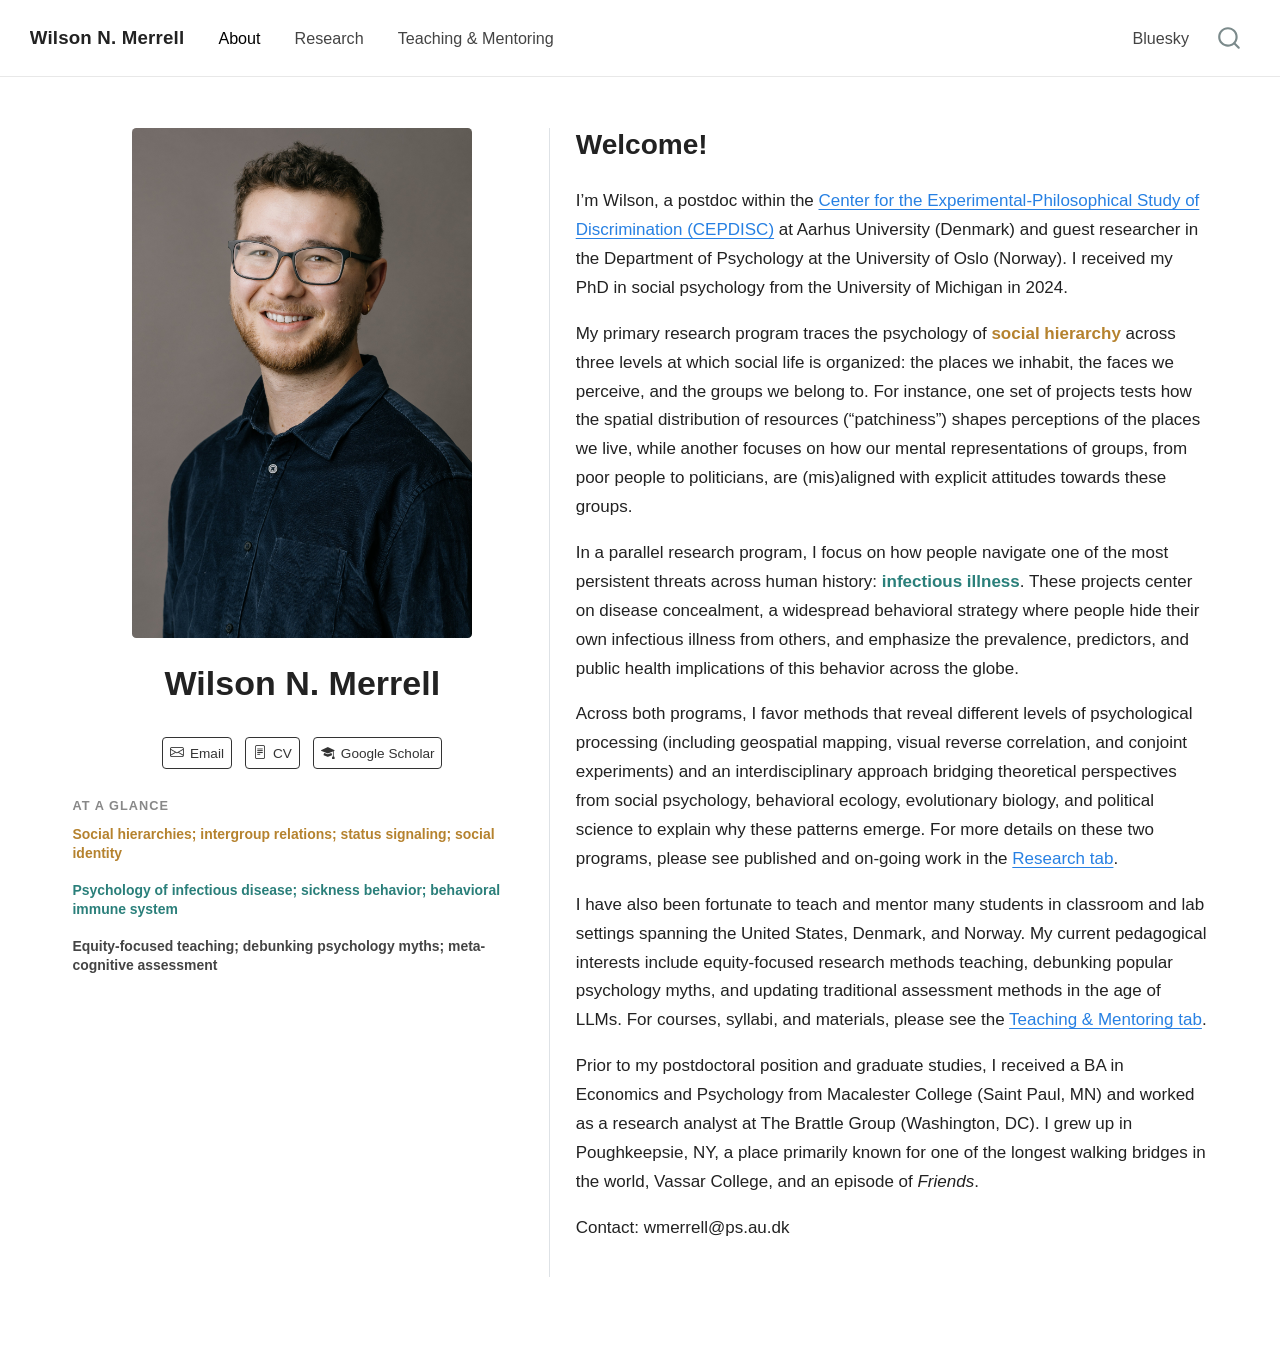
<file: index.html>
<!DOCTYPE html>
<html xmlns="http://www.w3.org/1999/xhtml" lang="en" xml:lang="en"><head>

<meta charset="utf-8">
<meta name="generator" content="quarto-1.10.18">

<meta name="viewport" content="width=device-width, initial-scale=1.0, user-scalable=yes">


<title>Wilson N. Merrell</title>
<style>
/* Default styles provided by pandoc.
** See https://pandoc.org/MANUAL.html#variables-for-html for config info.
*/
span.smallcaps{font-variant: small-caps;}
div.columns{display: flex; gap: 1.5em;}
div.column{flex: auto;}
@media screen {
div.columns{gap: min(4vw, 1.5em);}
div.column{overflow-x: auto;}
}
div.hanging-indent{margin-left: 1.5em; text-indent: -1.5em;}
ul.task-list{list-style: none;}
ul.task-list li input[type="checkbox"] {
  width: 0.8em;
  margin: 0 0.8em 0.2em -1em; /* quarto-specific, see https://github.com/quarto-dev/quarto-cli/issues/4556 */ 
  vertical-align: middle;
}
</style>


<script src="site_libs/quarto-nav/quarto-nav.js"></script>
<script src="site_libs/quarto-nav/headroom.min.js"></script>
<script src="site_libs/clipboard/clipboard.min.js"></script>
<script src="site_libs/quarto-search/autocomplete.umd.js"></script>
<script src="site_libs/quarto-search/fuse.min.js"></script>
<script src="site_libs/quarto-search/quarto-search.js"></script>
<meta name="quarto:offset" content="./">
<script src="site_libs/quarto-html/quarto.js" type="module"></script>
<script src="site_libs/quarto-html/tabsets/tabsets.js" type="module"></script>
<script src="site_libs/quarto-html/popper.min.js"></script>
<script src="site_libs/quarto-html/tippy.umd.min.js"></script>
<link href="site_libs/quarto-html/tippy.css" rel="stylesheet">
<link href="site_libs/quarto-html/quarto-syntax-highlighting-64a204ab8560d761af7679ceaba22944.css" rel="stylesheet" id="quarto-text-highlighting-styles">
<script src="site_libs/bootstrap/bootstrap.min.js"></script>
<link href="site_libs/bootstrap/bootstrap-icons.css" rel="stylesheet">
<link href="site_libs/bootstrap/bootstrap-577b3d79ed3626f26be9249353b20677.min.css" rel="stylesheet" append-hash="true" id="quarto-bootstrap" data-mode="light">
<script id="quarto-search-options" type="application/json">{
  "location": "navbar",
  "copy-button": false,
  "collapse-after": 3,
  "panel-placement": "end",
  "type": "overlay",
  "limit": 50,
  "keyboard-shortcut": [
    "f",
    "/",
    "s"
  ],
  "show-item-context": false,
  "language": {
    "search-no-results-text": "No results",
    "search-matching-documents-text": "matching documents",
    "search-copy-link-title": "Copy link to search",
    "search-hide-matches-text": "Hide additional matches",
    "search-more-match-text": "more match in this document",
    "search-more-matches-text": "more matches in this document",
    "search-clear-button-title": "Clear",
    "search-text-placeholder": "",
    "search-detached-cancel-button-title": "Cancel",
    "search-submit-button-title": "Submit",
    "search-label": "Search"
  }
}</script>


<link rel="stylesheet" href="styles.css">
</head>

<body class="nav-fixed quarto-light">

<div id="quarto-search-results"></div>
  <header id="quarto-header" class="headroom fixed-top">
    <nav class="navbar navbar-expand-lg " data-bs-theme="dark">
      <div class="navbar-container container-fluid">
      <div class="navbar-brand-container mx-auto">
    <a class="navbar-brand" href="./index.html">
    <span class="navbar-title">Wilson N. Merrell</span>
    </a>
  </div>
            <div id="quarto-search" class="" title="Search"></div>
          <button class="navbar-toggler" type="button" data-bs-toggle="collapse" data-bs-target="#navbarCollapse" aria-controls="navbarCollapse" role="menu" aria-expanded="false" aria-label="Toggle navigation" onclick="if (window.quartoToggleHeadroom) { window.quartoToggleHeadroom(); }">
  <span class="navbar-toggler-icon"></span>
</button>
          <div class="collapse navbar-collapse" id="navbarCollapse">
            <ul class="navbar-nav navbar-nav-scroll me-auto">
  <li class="nav-item">
    <a class="nav-link active" href="./index.html" aria-current="page"> 
<span class="menu-text">About</span></a>
  </li>  
  <li class="nav-item">
    <a class="nav-link" href="./research.html"> 
<span class="menu-text">Research</span></a>
  </li>  
  <li class="nav-item">
    <a class="nav-link" href="./teaching-mentoring.html"> 
<span class="menu-text">Teaching &amp; Mentoring</span></a>
  </li>  
</ul>
            <ul class="navbar-nav navbar-nav-scroll ms-auto">
  <li class="nav-item">
    <a class="nav-link" href="https://bsky.app/profile/wilsonmerrell.bsky.social"> 
<span class="menu-text">Bluesky</span></a>
  </li>  
</ul>
          </div> <!-- /navcollapse -->
            <div class="quarto-navbar-tools">
</div>
      </div> <!-- /container-fluid -->
    </nav>
</header>
<!-- content -->
<div id="quarto-content" class="quarto-container page-columns page-rows-contents page-layout-full page-navbar">
<!-- sidebar -->
<!-- margin-sidebar -->
    
<!-- main -->
<div class="quarto-about-trestles column-page">
  <div class="about-entity">
    <img src="images/portrait.jpg" alt="Wilson N. Merrell" class="about-image
  rounded " style="width: 20em;">
<header id="title-block-header" class="quarto-title-block default">
<div class="quarto-title">
<h1 class="title">Wilson N. Merrell</h1>
</div>
<div class="quarto-title-meta column-page">
  </div>
</header>
    <div class="about-links">
  <a href="mailto:wmerrell@ps.au.dk" class="about-link" rel="" target="_blank">
    <i class="bi bi-envelope"></i>
     <span class="about-link-text">Email</span>
  </a>
  <a href="https://docs.google.com/document/d/1D-XhHOa9tuIj76mlPQodSLwbSvlDAktx/edit?usp=drive_link&amp;ouid=107821746053919011512&amp;rtpof=true&amp;sd=true" class="about-link" rel="noopener" target="_blank">
    <i class="bi bi-file-text"></i>
     <span class="about-link-text">CV</span>
  </a>
  <a href="https://scholar.google.com/citations?user=fwDh3l4AAAAJ&amp;hl=en" class="about-link" rel="noopener" target="_blank">
    <i class="bi bi-mortarboard-fill"></i>
     <span class="about-link-text">Google Scholar</span>
  </a>
</div>
  </div>
  <div class="about-contents"><main class="content column-page" id="quarto-document-content">
<div class="at-a-glance">
<div class="glance-label">
At a Glance
</div>
<p><span class="glance-line hierarchy">Social hierarchies; intergroup relations; status signaling; social identity</span></p>
<p><span class="glance-line disease">Psychology of infectious disease; sickness behavior; behavioral immune system</span></p>
<p><span class="glance-line pedagogy">Equity-focused teaching; debunking psychology myths; meta-cognitive assessment</span></p>
</div>
<section id="welcome" class="level2">
<h2 data-anchor-id="welcome">Welcome!</h2>
<p>I’m Wilson, a postdoc within the <a href="https://cepdisc.au.dk/">Center for the Experimental-Philosophical Study of Discrimination (CEPDISC)</a> at Aarhus University (Denmark) and guest researcher in the Department of Psychology at the University of Oslo (Norway). I received my PhD in social psychology from the University of Michigan in 2024.</p>
<p>My primary research program traces the psychology of <span class="lead-in hierarchy">social hierarchy</span> across three levels at which social life is organized: the places we inhabit, the faces we perceive, and the groups we belong to. For instance, one set of projects tests how the spatial distribution of resources (“patchiness”) shapes perceptions of the places we live, while another focuses on how our mental representations of groups, from poor people to politicians, are (mis)aligned with explicit attitudes towards these groups.</p>
<p>In a parallel research program, I focus on how people navigate one of the most persistent threats across human history: <span class="lead-in disease">infectious illness</span>. These projects center on disease concealment, a widespread behavioral strategy where people hide their own infectious illness from others, and emphasize the prevalence, predictors, and public health implications of this behavior across the globe.</p>
<p>Across both programs, I favor methods that reveal different levels of psychological processing (including geospatial mapping, visual reverse correlation, and conjoint experiments) and an interdisciplinary approach bridging theoretical perspectives from social psychology, behavioral ecology, evolutionary biology, and political science to explain why these patterns emerge. For more details on these two programs, please see published and on-going work in the <a href="./research.html">Research tab</a>.</p>
<p>I have also been fortunate to teach and mentor many students in classroom and lab settings spanning the United States, Denmark, and Norway. My current pedagogical interests include equity-focused research methods teaching, debunking popular psychology myths, and updating traditional assessment methods in the age of LLMs. For courses, syllabi, and materials, please see the <a href="./teaching-mentoring.html">Teaching &amp; Mentoring tab</a>.</p>
<p>Prior to my postdoctoral position and graduate studies, I received a BA in Economics and Psychology from Macalester College (Saint Paul, MN) and worked as a research analyst at The Brattle Group (Washington, DC). I grew up in Poughkeepsie, NY, a place primarily known for one of the longest walking bridges in the world, Vassar College, and an episode of <em>Friends</em>.</p>
<p>Contact: wmerrell@ps.au.dk</p>


</section>
</main></div>
</div>
 <!-- /main -->
<script id="quarto-html-after-body" type="application/javascript">
  window.document.addEventListener("DOMContentLoaded", function (event) {
    const isCodeAnnotation = (el) => {
      for (const clz of el.classList) {
        if (clz.startsWith('code-annotation-')) {                     
          return true;
        }
      }
      return false;
    }
    const onCopySuccess = function(e) {
      // button target
      const button = e.trigger;
      // don't keep focus
      button.blur();
      // flash "checked"
      button.classList.add('code-copy-button-checked');
      var currentTitle = button.getAttribute("title");
      button.setAttribute("title", "Copied!");
      let tooltip;
      if (window.bootstrap) {
        button.setAttribute("data-bs-toggle", "tooltip");
        button.setAttribute("data-bs-placement", "left");
        button.setAttribute("data-bs-title", "Copied!");
        tooltip = new bootstrap.Tooltip(button, 
          { trigger: "manual", 
            customClass: "code-copy-button-tooltip",
            offset: [0, -8]});
        tooltip.show();    
      }
      setTimeout(function() {
        if (tooltip) {
          tooltip.hide();
          button.removeAttribute("data-bs-title");
          button.removeAttribute("data-bs-toggle");
          button.removeAttribute("data-bs-placement");
        }
        button.setAttribute("title", currentTitle);
        button.classList.remove('code-copy-button-checked');
      }, 1000);
      // clear code selection
      e.clearSelection();
    }
    const getTextToCopy = function(trigger) {
      const outerScaffold = trigger.parentElement.cloneNode(true);
      const codeEl = outerScaffold.querySelector('code');
      for (const childEl of codeEl.children) {
        if (isCodeAnnotation(childEl)) {
          childEl.remove();
        }
      }
      return codeEl.innerText;
    }
    const clipboard = new window.ClipboardJS('.code-copy-button:not([data-in-quarto-modal])', {
      text: getTextToCopy
    });
    clipboard.on('success', onCopySuccess);
    if (window.document.getElementById('quarto-embedded-source-code-modal')) {
      const clipboardModal = new window.ClipboardJS('.code-copy-button[data-in-quarto-modal]', {
        text: getTextToCopy,
        container: window.document.getElementById('quarto-embedded-source-code-modal')
      });
      clipboardModal.on('success', onCopySuccess);
    }
      var localhostRegex = new RegExp(/^(?:http|https):\/\/localhost\:?[0-9]*\//);
      var mailtoRegex = new RegExp(/^mailto:/);
        var filterRegex = new RegExp("https:\/\/wnmerrell\.github\.io\/personal-website\/");
      var isInternal = (href) => {
          return filterRegex.test(href) || localhostRegex.test(href) || mailtoRegex.test(href);
      }
      // Inspect non-navigation links and adorn them if external
     var links = window.document.querySelectorAll('a[href]:not(.nav-link):not(.navbar-brand):not(.toc-action):not(.sidebar-link):not(.sidebar-item-toggle):not(.pagination-link):not(.no-external):not([aria-hidden]):not(.dropdown-item):not(.quarto-navigation-tool):not(.about-link)');
      for (var i=0; i<links.length; i++) {
        const link = links[i];
        if (!isInternal(link.href)) {
          // undo the damage that might have been done by quarto-nav.js in the case of
          // links that we want to consider external
          if (link.dataset.originalHref !== undefined) {
            link.href = link.dataset.originalHref;
          }
        }
      }
    function tippyHover(el, contentFn, onTriggerFn, onUntriggerFn) {
      const config = {
        allowHTML: true,
        maxWidth: 500,
        delay: 100,
        arrow: false,
        appendTo: function(el) {
            return el.parentElement;
        },
        interactive: true,
        interactiveBorder: 10,
        theme: 'quarto',
        placement: 'bottom-start',
      };
      if (contentFn) {
        config.content = contentFn;
      }
      if (onTriggerFn) {
        config.onTrigger = onTriggerFn;
      }
      if (onUntriggerFn) {
        config.onUntrigger = onUntriggerFn;
      }
      window.tippy(el, config); 
    }
    const noterefs = window.document.querySelectorAll('a[role="doc-noteref"]');
    for (var i=0; i<noterefs.length; i++) {
      const ref = noterefs[i];
      tippyHover(ref, function() {
        // use id or data attribute instead here
        let href = ref.getAttribute('data-footnote-href') || ref.getAttribute('href');
        try { href = new URL(href).hash; } catch {}
        const id = href.replace(/^#\/?/, "");
        const note = window.document.getElementById(id);
        if (note) {
          return note.innerHTML;
        } else {
          return "";
        }
      });
    }
    const xrefs = window.document.querySelectorAll('a.quarto-xref');
    const processXRef = (id, note) => {
      // Strip column container classes
      const stripColumnClz = (el) => {
        el.classList.remove("page-full", "page-columns");
        if (el.children) {
          for (const child of el.children) {
            stripColumnClz(child);
          }
        }
      }
      stripColumnClz(note)
      if (id === null || id.startsWith('sec-')) {
        // Special case sections, only their first couple elements
        const container = document.createElement("div");
        if (note.children && note.children.length > 2) {
          container.appendChild(note.children[0].cloneNode(true));
          for (let i = 1; i < note.children.length; i++) {
            const child = note.children[i];
            if (child.tagName === "P" && child.innerText === "") {
              continue;
            } else {
              container.appendChild(child.cloneNode(true));
              break;
            }
          }
          if (window.Quarto?.typesetMath) {
            window.Quarto.typesetMath(container);
          }
          return container.innerHTML
        } else {
          if (window.Quarto?.typesetMath) {
            window.Quarto.typesetMath(note);
          }
          return note.innerHTML;
        }
      } else {
        // Remove any anchor links if they are present
        const anchorLink = note.querySelector('a.anchorjs-link');
        if (anchorLink) {
          anchorLink.remove();
        }
        if (window.Quarto?.typesetMath) {
          window.Quarto.typesetMath(note);
        }
        if (note.classList.contains("callout")) {
          return note.outerHTML;
        } else {
          return note.innerHTML;
        }
      }
    }
    for (var i=0; i<xrefs.length; i++) {
      const xref = xrefs[i];
      tippyHover(xref, undefined, function(instance) {
        instance.disable();
        let url = xref.getAttribute('href');
        let hash = undefined; 
        if (url.startsWith('#')) {
          hash = url;
        } else {
          try { hash = new URL(url).hash; } catch {}
        }
        if (hash) {
          const id = hash.replace(/^#\/?/, "");
          const note = window.document.getElementById(id);
          if (note !== null) {
            try {
              const html = processXRef(id, note.cloneNode(true));
              instance.setContent(html);
            } finally {
              instance.enable();
              instance.show();
            }
          } else {
            // See if we can fetch this
            fetch(url.split('#')[0])
            .then(res => res.text())
            .then(html => {
              const parser = new DOMParser();
              const htmlDoc = parser.parseFromString(html, "text/html");
              const note = htmlDoc.getElementById(id);
              if (note !== null) {
                const html = processXRef(id, note);
                instance.setContent(html);
              } 
            }).finally(() => {
              instance.enable();
              instance.show();
            });
          }
        } else {
          // See if we can fetch a full url (with no hash to target)
          // This is a special case and we should probably do some content thinning / targeting
          fetch(url)
          .then(res => res.text())
          .then(html => {
            const parser = new DOMParser();
            const htmlDoc = parser.parseFromString(html, "text/html");
            const note = htmlDoc.querySelector('main.content');
            if (note !== null) {
              // This should only happen for chapter cross references
              // (since there is no id in the URL)
              // remove the first header
              if (note.children.length > 0 && note.children[0].tagName === "HEADER") {
                note.children[0].remove();
              }
              const html = processXRef(null, note);
              instance.setContent(html);
            } 
          }).finally(() => {
            instance.enable();
            instance.show();
          });
        }
      }, function(instance) {
      });
    }
        let selectedAnnoteEl;
        const selectorForAnnotation = ( cell, annotation) => {
          let cellAttr = 'data-code-cell="' + cell + '"';
          let lineAttr = 'data-code-annotation="' +  annotation + '"';
          const selector = 'span[' + cellAttr + '][' + lineAttr + ']';
          return selector;
        }
        const selectCodeLines = (annoteEl) => {
          const doc = window.document;
          const targetCell = annoteEl.getAttribute("data-target-cell");
          const targetAnnotation = annoteEl.getAttribute("data-target-annotation");
          const annoteSpan = window.document.querySelector(selectorForAnnotation(targetCell, targetAnnotation));
          const lines = annoteSpan.getAttribute("data-code-lines").split(",");
          const lineIds = lines.map((line) => {
            return targetCell + "-" + line;
          })
          let top = null;
          let height = null;
          let parent = null;
          if (lineIds.length > 0) {
              //compute the position of the single el (top and bottom and make a div)
              const el = window.document.getElementById(lineIds[0]);
              top = el.offsetTop;
              height = el.offsetHeight;
              parent = el.parentElement.parentElement;
            if (lineIds.length > 1) {
              const lastEl = window.document.getElementById(lineIds[lineIds.length - 1]);
              const bottom = lastEl.offsetTop + lastEl.offsetHeight;
              height = bottom - top;
            }
            if (top !== null && height !== null && parent !== null) {
              // cook up a div (if necessary) and position it 
              let div = window.document.getElementById("code-annotation-line-highlight");
              if (div === null) {
                div = window.document.createElement("div");
                div.setAttribute("id", "code-annotation-line-highlight");
                div.style.position = 'absolute';
                parent.appendChild(div);
              }
              div.style.top = top - 2 + "px";
              div.style.height = height + 4 + "px";
              div.style.left = 0;
              let gutterDiv = window.document.getElementById("code-annotation-line-highlight-gutter");
              if (gutterDiv === null) {
                gutterDiv = window.document.createElement("div");
                gutterDiv.setAttribute("id", "code-annotation-line-highlight-gutter");
                gutterDiv.style.position = 'absolute';
                const codeCell = window.document.getElementById(targetCell);
                const gutter = codeCell.querySelector('.code-annotation-gutter');
                gutter.appendChild(gutterDiv);
              }
              gutterDiv.style.top = top - 2 + "px";
              gutterDiv.style.height = height + 4 + "px";
            }
            selectedAnnoteEl = annoteEl;
          }
        };
        const unselectCodeLines = () => {
          const elementsIds = ["code-annotation-line-highlight", "code-annotation-line-highlight-gutter"];
          elementsIds.forEach((elId) => {
            const div = window.document.getElementById(elId);
            if (div) {
              div.remove();
            }
          });
          selectedAnnoteEl = undefined;
        };
          // Handle positioning of the toggle
      window.addEventListener(
        "resize",
        throttle(() => {
          elRect = undefined;
          if (selectedAnnoteEl) {
            selectCodeLines(selectedAnnoteEl);
          }
        }, 10)
      );
      function throttle(fn, ms) {
      let throttle = false;
      let timer;
        return (...args) => {
          if(!throttle) { // first call gets through
              fn.apply(this, args);
              throttle = true;
          } else { // all the others get throttled
              if(timer) clearTimeout(timer); // cancel #2
              timer = setTimeout(() => {
                fn.apply(this, args);
                timer = throttle = false;
              }, ms);
          }
        };
      }
        // Attach click handler to the DT
        const annoteDls = window.document.querySelectorAll('dt[data-target-cell]');
        for (const annoteDlNode of annoteDls) {
          annoteDlNode.addEventListener('click', (event) => {
            const clickedEl = event.target;
            if (clickedEl !== selectedAnnoteEl) {
              unselectCodeLines();
              const activeEl = window.document.querySelector('dt[data-target-cell].code-annotation-active');
              if (activeEl) {
                activeEl.classList.remove('code-annotation-active');
              }
              selectCodeLines(clickedEl);
              clickedEl.classList.add('code-annotation-active');
            } else {
              // Unselect the line
              unselectCodeLines();
              clickedEl.classList.remove('code-annotation-active');
            }
          });
        }
    const findCites = (el) => {
      const parentEl = el.parentElement;
      if (parentEl) {
        const cites = parentEl.dataset.cites;
        if (cites) {
          return {
            el,
            cites: cites.split(' ')
          };
        } else {
          return findCites(el.parentElement)
        }
      } else {
        return undefined;
      }
    };
    var bibliorefs = window.document.querySelectorAll('a[role="doc-biblioref"]');
    for (var i=0; i<bibliorefs.length; i++) {
      const ref = bibliorefs[i];
      const citeInfo = findCites(ref);
      if (citeInfo) {
        tippyHover(citeInfo.el, function() {
          var popup = window.document.createElement('div');
          citeInfo.cites.forEach(function(cite) {
            var citeDiv = window.document.createElement('div');
            citeDiv.classList.add('hanging-indent');
            citeDiv.classList.add('csl-entry');
            var biblioDiv = window.document.getElementById('ref-' + cite);
            if (biblioDiv) {
              citeDiv.innerHTML = biblioDiv.innerHTML;
            }
            popup.appendChild(citeDiv);
          });
          return popup.innerHTML;
        });
      }
    }
  });
  </script>
</div> <!-- /content -->
<script>
document.addEventListener('DOMContentLoaded', function() {
  var glance = document.querySelector('.at-a-glance');
  var links = document.querySelector('.about-links');
  if (glance && links) {
    links.insertAdjacentElement('afterend', glance);
  }
});
</script>




</body></html>
</file>
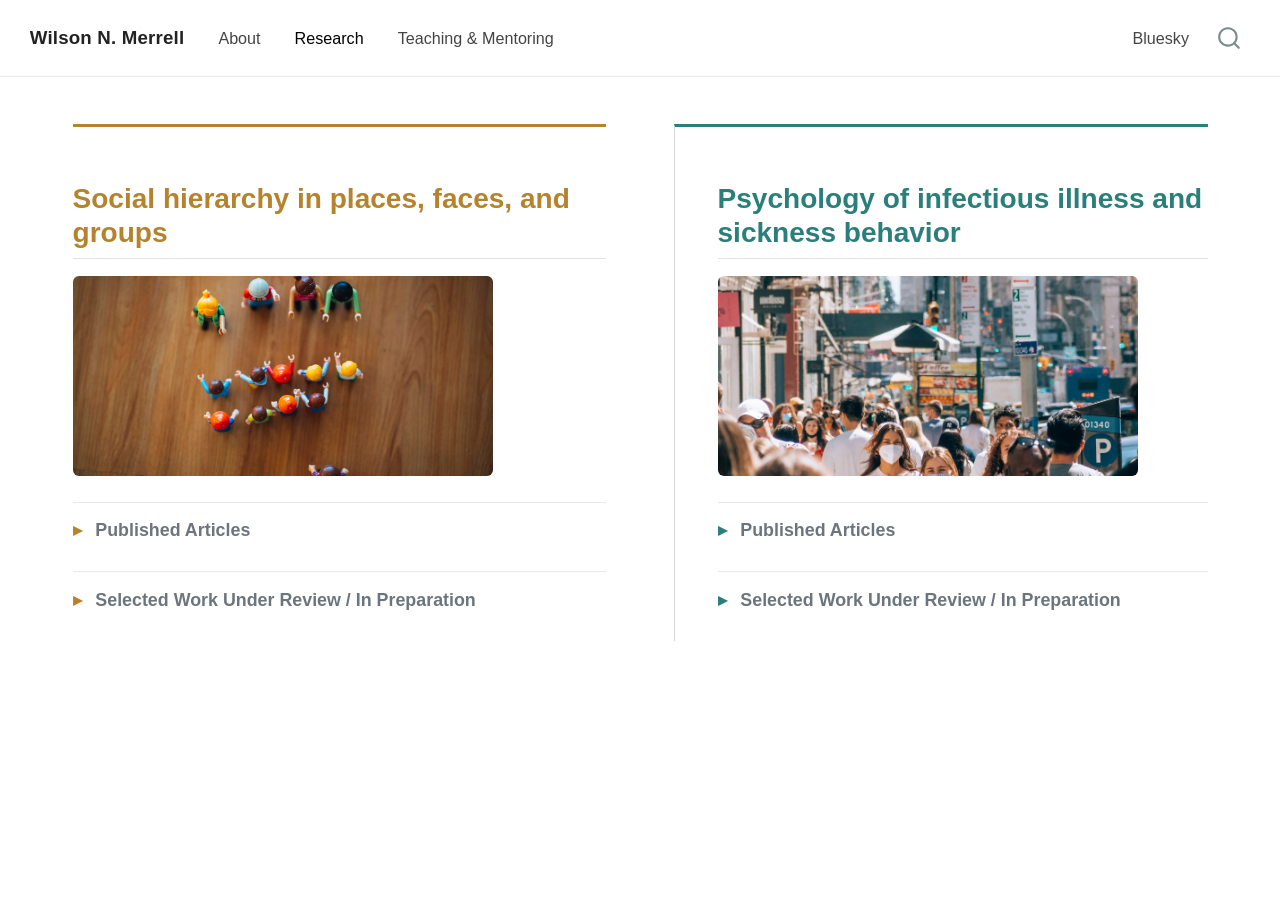
<file: research.html>
<!DOCTYPE html>
<html xmlns="http://www.w3.org/1999/xhtml" lang="en" xml:lang="en"><head>

<meta charset="utf-8">
<meta name="generator" content="quarto-1.10.18">

<meta name="viewport" content="width=device-width, initial-scale=1.0, user-scalable=yes">


<title>Research – Wilson N. Merrell</title>
<style>
/* Default styles provided by pandoc.
** See https://pandoc.org/MANUAL.html#variables-for-html for config info.
*/
span.smallcaps{font-variant: small-caps;}
div.columns{display: flex; gap: 1.5em;}
div.column{flex: auto;}
@media screen {
div.columns{gap: min(4vw, 1.5em);}
div.column{overflow-x: auto;}
}
div.hanging-indent{margin-left: 1.5em; text-indent: -1.5em;}
ul.task-list{list-style: none;}
ul.task-list li input[type="checkbox"] {
  width: 0.8em;
  margin: 0 0.8em 0.2em -1em; /* quarto-specific, see https://github.com/quarto-dev/quarto-cli/issues/4556 */ 
  vertical-align: middle;
}
</style>


<script src="site_libs/quarto-nav/quarto-nav.js"></script>
<script src="site_libs/quarto-nav/headroom.min.js"></script>
<script src="site_libs/clipboard/clipboard.min.js"></script>
<script src="site_libs/quarto-search/autocomplete.umd.js"></script>
<script src="site_libs/quarto-search/fuse.min.js"></script>
<script src="site_libs/quarto-search/quarto-search.js"></script>
<meta name="quarto:offset" content="./">
<script src="site_libs/quarto-html/quarto.js" type="module"></script>
<script src="site_libs/quarto-html/tabsets/tabsets.js" type="module"></script>
<script src="site_libs/quarto-html/popper.min.js"></script>
<script src="site_libs/quarto-html/tippy.umd.min.js"></script>
<script src="site_libs/quarto-html/anchor.min.js"></script>
<link href="site_libs/quarto-html/tippy.css" rel="stylesheet">
<link href="site_libs/quarto-html/quarto-syntax-highlighting-64a204ab8560d761af7679ceaba22944.css" rel="stylesheet" id="quarto-text-highlighting-styles">
<script src="site_libs/bootstrap/bootstrap.min.js"></script>
<link href="site_libs/bootstrap/bootstrap-icons.css" rel="stylesheet">
<link href="site_libs/bootstrap/bootstrap-577b3d79ed3626f26be9249353b20677.min.css" rel="stylesheet" append-hash="true" id="quarto-bootstrap" data-mode="light">
<script id="quarto-search-options" type="application/json">{
  "location": "navbar",
  "copy-button": false,
  "collapse-after": 3,
  "panel-placement": "end",
  "type": "overlay",
  "limit": 50,
  "keyboard-shortcut": [
    "f",
    "/",
    "s"
  ],
  "show-item-context": false,
  "language": {
    "search-no-results-text": "No results",
    "search-matching-documents-text": "matching documents",
    "search-copy-link-title": "Copy link to search",
    "search-hide-matches-text": "Hide additional matches",
    "search-more-match-text": "more match in this document",
    "search-more-matches-text": "more matches in this document",
    "search-clear-button-title": "Clear",
    "search-text-placeholder": "",
    "search-detached-cancel-button-title": "Cancel",
    "search-submit-button-title": "Submit",
    "search-label": "Search"
  }
}</script>


<link rel="stylesheet" href="styles.css">
</head>

<body class="nav-fixed quarto-light">

<div id="quarto-search-results"></div>
  <header id="quarto-header" class="headroom fixed-top">
    <nav class="navbar navbar-expand-lg " data-bs-theme="dark">
      <div class="navbar-container container-fluid">
      <div class="navbar-brand-container mx-auto">
    <a class="navbar-brand" href="./index.html">
    <span class="navbar-title">Wilson N. Merrell</span>
    </a>
  </div>
            <div id="quarto-search" class="" title="Search"></div>
          <button class="navbar-toggler" type="button" data-bs-toggle="collapse" data-bs-target="#navbarCollapse" aria-controls="navbarCollapse" role="menu" aria-expanded="false" aria-label="Toggle navigation" onclick="if (window.quartoToggleHeadroom) { window.quartoToggleHeadroom(); }">
  <span class="navbar-toggler-icon"></span>
</button>
          <div class="collapse navbar-collapse" id="navbarCollapse">
            <ul class="navbar-nav navbar-nav-scroll me-auto">
  <li class="nav-item">
    <a class="nav-link" href="./index.html"> 
<span class="menu-text">About</span></a>
  </li>  
  <li class="nav-item">
    <a class="nav-link active" href="./research.html" aria-current="page"> 
<span class="menu-text">Research</span></a>
  </li>  
  <li class="nav-item">
    <a class="nav-link" href="./teaching-mentoring.html"> 
<span class="menu-text">Teaching &amp; Mentoring</span></a>
  </li>  
</ul>
            <ul class="navbar-nav navbar-nav-scroll ms-auto">
  <li class="nav-item">
    <a class="nav-link" href="https://bsky.app/profile/wilsonmerrell.bsky.social"> 
<span class="menu-text">Bluesky</span></a>
  </li>  
</ul>
          </div> <!-- /navcollapse -->
            <div class="quarto-navbar-tools">
</div>
      </div> <!-- /container-fluid -->
    </nav>
</header>
<!-- content -->
<div id="quarto-content" class="quarto-container page-columns page-rows-contents page-layout-full page-navbar">
<!-- sidebar -->
<!-- margin-sidebar -->
    
<!-- main -->
<main class="content column-page" id="quarto-document-content"><header id="title-block-header" class="quarto-title-block"></header>




<div class="research-columns">
<section id="social-hierarchy-in-places-faces-and-groups" class="level2 research-column hierarchy">
<h2 class="anchored" data-anchor-id="social-hierarchy-in-places-faces-and-groups">Social hierarchy in places, faces, and groups</h2>
<p><img src="images/research-intergroup.jpg" class="research-banner img-fluid"></p>
<details>
<summary>
Published Articles
</summary>
<div class="pub-entry">
<div class="pub-citation">
<p>Vossoughi, N., <strong>Merrell, W.</strong>, Kteily, N., Ho, A. (2026). The Role of Egalitarian Ideology in System-Challenging Collective Action among Members of Dominant and Marginalized Racial Groups. <em>Personality and Social Psychology Bulletin.</em> <a href="https://doi.org/10.1177/01461672261427820" class="uri">https://doi.org/10.1177/01461672261427820</a></p>
</div>
<div class="altmetric-embed" data-badge-popover="right" data-badge-type="donut" data-doi="10.1177/01461672261427820">

</div>
</div>
<div class="pub-entry">
<div class="pub-citation">
<p><strong>Merrell, W.</strong>*, Fan, L.*, Sheehy-Skeffington, J., Thomsen, L. (2025). Resource possession in the mind’s eye: Ideological convergence and divergence in the perceptions of poor people. <em>Personality and Social Psychology Bulletin.</em> <a href="https://doi.org/10.1177/01461672251371787" class="uri">https://doi.org/10.1177/01461672251371787</a></p>
</div>
<div class="altmetric-embed" data-badge-popover="right" data-badge-type="donut" data-doi="10.1177/01461672251371787">

</div>
</div>
<div class="pub-entry">
<div class="pub-citation">
<p><strong>Merrell, W.</strong>, Ackerman, J. (2025). Flaunting Porsches or Paris? Comparing the social signaling value of experiential and material conspicuous consumption. <em>Personality and Social Psychology Bulletin.</em> <a href="https://doi.org/10.1177/01461672251331658" class="uri">https://doi.org/10.1177/01461672251331658</a></p>
</div>
<div class="altmetric-embed" data-badge-popover="right" data-badge-type="donut" data-doi="10.1177/01461672251331658">

</div>
</div>
<div class="pub-entry">
<div class="pub-citation">
<p><strong>Merrell, W.</strong>, Vossoughi, N., Kteily, N., Ho, A. (2024). Looking White but feeling Asian: The role of perceived membership permeability and perceived discrimination in multiracial-monoracial alliances. <em>Personality and Social Psychology Bulletin.</em> <a href="https://doi.org/10.1177/01461672241267332" class="uri">https://doi.org/10.1177/01461672241267332</a></p>
</div>
<div class="altmetric-embed" data-badge-popover="right" data-badge-type="donut" data-doi="10.1177/01461672241267332">

</div>
</div>
<div class="pub-entry">
<div class="pub-citation">
<p>Fessler, D.*, <strong>Merrell, W.</strong>*, Holbrook, C., Ackerman, J. (2023). Beware the foe who feels no pain: Relationships between relative formidability and pain sensitivity in U.S. online samples. <em>Evolution and Human Behavior.</em> <a href="https://doi.org/10.1016/j.evolhumbehav.2022.11.003" class="uri">https://doi.org/10.1016/j.evolhumbehav.2022.11.003</a></p>
</div>
<div class="altmetric-embed" data-badge-popover="right" data-badge-type="donut" data-doi="10.1016/j.evolhumbehav.2022.11.003">

</div>
</div>
<div class="pub-entry">
<div class="pub-citation">
<p>Ackerman, J., <strong>Merrell, W.</strong>, Williams, L. (2024). Social cognition and consumer psychology. In D. Carlston, K. Johnson, &amp; K. Hugenberg (Eds.), <em>The Oxford Handbook of Social Cognition</em> (2nd ed.). Oxford University Press. <a href="https://doi.org/10.1093/oxfordhb/9780197763414.013.35" class="uri">https://doi.org/10.1093/oxfordhb/9780197763414.013.35</a></p>
</div>
</div>
</details>
<details>
<summary>
Selected Work Under Review / In Preparation
</summary>
<p><strong>Merrell, W.</strong>, Fan, L., Sheehy-Skeffington, J., Thomsen, L. (In principle acceptance, Stage 1 Registered Report). Height, hierarchy, and humanity: A registered replication and extension of Kunst et al.&nbsp;(2019). <em>Social Psychological &amp; Personality Science.</em></p>
<p><strong>Merrell, W.</strong>, Fan, L., Sheehy-Skeffington, J., Thomsen, L. (Conditional acceptance). The folk psychology of spatial resource patchiness and social hierarchy. <em>Journal of Experimental Psychology: General.</em></p>
<p><strong>Merrell, W.</strong>, Fan, L., Gothreau, C., Laustsen, L. (Invited revise &amp; resubmit, minor revision). Democrats and Republicans hold similarly gendered mental images of ideal politicians. <em>Group Processes &amp; Intergroup Relations.</em></p>
<p><strong>Merrell, W.</strong> (Invited revise &amp; resubmit, major revision). Experiential vs.&nbsp;material conspicuous consumption signal distinct forms of status. <em>Journal of Consumer Psychology.</em></p>
<p><strong>Merrell, W.</strong>, Kruse, M., Laustsen, L. (In preparation). Disentangling automatic and deliberative psychological processes in conjoint experiments.</p>
<p><strong>Merrell, W.</strong>, Ho, A. (In preparation). How do racially minoritized perceivers categorize dual-minority multiracial people? The case of Kamala Harris.</p>
<p><strong>Merrell, W.</strong>, Fan, L., Hjorth, F., Dinesen, P., Sønderskov, K. (Under review). Perceived threat in local contexts amplifies spatial representations of bad areas. <em>Journal of Environmental Psychology.</em></p>
<p>Chaar, R.+, Pischel, K.+, Giritlioglu, A., <strong>Merrell, W.</strong>, Fessler, D. (In preparation). Ripped or racialized? Folk myths of muscularity in American Black men.</p>
<p>* Represents equally shared first authorship</p>
<p>+ Undergraduate student collaborator</p>
</details>
</section>
<section id="psychology-of-infectious-illness-and-sickness-behavior" class="level2 research-column disease">
<h2 class="anchored" data-anchor-id="psychology-of-infectious-illness-and-sickness-behavior">Psychology of infectious illness and sickness behavior</h2>
<p><img src="images/research-disease.jpg" class="research-banner img-fluid"></p>
<details>
<summary>
Published Articles
</summary>
<div class="pub-entry">
<div class="pub-citation">
<p>Ackerman, J., Samore, T., Fessler, D., Kupfer, T., Choi, S., <strong>Merrell, W.</strong>, et al.&nbsp;(2025). I see sick people: Beliefs about sensory detection of infectious disease are largely consistent across cultures. <em>Brain, Behavior and Immunity.</em> <a href="https://doi.org/10.1016/j.bbi.2025.04.020" class="uri">https://doi.org/10.1016/j.bbi.2025.04.020</a></p>
</div>
<div class="altmetric-embed" data-badge-popover="right" data-badge-type="donut" data-doi="10.1016/j.bbi.2025.04.020">

</div>
</div>
<div class="pub-entry">
<div class="pub-citation">
<p><strong>Merrell, W.</strong>, Choi, S., Ackerman, J. (2024). When and why people conceal infectious disease. <em>Psychological Science.</em> <a href="https://doi.org/10.1177/09567976231221990" class="uri">https://doi.org/10.1177/09567976231221990</a></p>
</div>
<div class="altmetric-embed" data-badge-popover="right" data-badge-type="donut" data-doi="10.1177/09567976231221990">

</div>
</div>
<div class="pub-entry">
<div class="pub-citation">
<p>Choi, S., <strong>Merrell, W.</strong>, Ackerman, J. (2023). Safety first, but for whom? Shifts in risk perception for self and others following COVID-19 vaccination. <em>Social and Personality Psychological Compass.</em> <a href="https://doi.org/10.1111/spc3.12757" class="uri">https://doi.org/10.1111/spc3.12757</a></p>
</div>
<div class="altmetric-embed" data-badge-popover="right" data-badge-type="donut" data-doi="10.1111/spc3.12757">

</div>
</div>
<div class="pub-entry">
<div class="pub-citation">
<p>Choi, S., <strong>Merrell, W.</strong>, Ackerman, J. (2022). Keep your distance: Different roles for knowledge and affect in predicting social distancing behavior. <em>Journal of Health Psychology.</em> <a href="https://doi.org/10.1177/13591053211067100" class="uri">https://doi.org/10.1177/13591053211067100</a></p>
</div>
<div class="altmetric-embed" data-badge-popover="right" data-badge-type="donut" data-doi="10.1177/13591053211067100">

</div>
</div>
<div class="pub-entry">
<div class="pub-citation">
<p>Ackerman, J., <strong>Merrell, W.</strong>, Choi, S. (2020). What people believe about detecting infectious disease using the senses. <em>Current Research in Ecological and Social Psychology.</em> <a href="https://doi.org/10.1016/j.cresp.2020.100002" class="uri">https://doi.org/10.1016/j.cresp.2020.100002</a></p>
</div>
<div class="altmetric-embed" data-badge-popover="right" data-badge-type="donut" data-doi="10.1016/j.cresp.2020.100002">

</div>
</div>
</details>
<details>
<summary>
Selected Work Under Review / In Preparation
</summary>
<p><strong>Merrell, W.</strong>, Sabree, K.^, Meyer, M.^, Ackerman, J. (In preparation). Disease concealment is ubiquitous but its prevalence is underestimated by public health experts.</p>
<p><strong>Merrell, W.</strong>, Zubaly, B.^, Ackerman, J. (In preparation). Fear of exclusion and exploitation as motivational drivers of infectious disease concealment.</p>
<p>Fan, L.*, <strong>Merrell, W.</strong>*, Donner, M., Ackerman, J., Tybur, J. (In preparation). From whom do we hide our sickness? Interpersonal value and the selective concealment of infectious illness.</p>
<p>* Represents equally shared first authorship</p>
<p>^ Graduate student collaborator</p>
</details>
</section>
</div>



</main> <!-- /main -->
<script id="quarto-html-after-body" type="application/javascript">
  window.document.addEventListener("DOMContentLoaded", function (event) {
    const icon = "";
    const anchorJS = new window.AnchorJS();
    anchorJS.options = {
      placement: 'right',
      icon: icon
    };
    anchorJS.add('.anchored');
    const isCodeAnnotation = (el) => {
      for (const clz of el.classList) {
        if (clz.startsWith('code-annotation-')) {                     
          return true;
        }
      }
      return false;
    }
    const onCopySuccess = function(e) {
      // button target
      const button = e.trigger;
      // don't keep focus
      button.blur();
      // flash "checked"
      button.classList.add('code-copy-button-checked');
      var currentTitle = button.getAttribute("title");
      button.setAttribute("title", "Copied!");
      let tooltip;
      if (window.bootstrap) {
        button.setAttribute("data-bs-toggle", "tooltip");
        button.setAttribute("data-bs-placement", "left");
        button.setAttribute("data-bs-title", "Copied!");
        tooltip = new bootstrap.Tooltip(button, 
          { trigger: "manual", 
            customClass: "code-copy-button-tooltip",
            offset: [0, -8]});
        tooltip.show();    
      }
      setTimeout(function() {
        if (tooltip) {
          tooltip.hide();
          button.removeAttribute("data-bs-title");
          button.removeAttribute("data-bs-toggle");
          button.removeAttribute("data-bs-placement");
        }
        button.setAttribute("title", currentTitle);
        button.classList.remove('code-copy-button-checked');
      }, 1000);
      // clear code selection
      e.clearSelection();
    }
    const getTextToCopy = function(trigger) {
      const outerScaffold = trigger.parentElement.cloneNode(true);
      const codeEl = outerScaffold.querySelector('code');
      for (const childEl of codeEl.children) {
        if (isCodeAnnotation(childEl)) {
          childEl.remove();
        }
      }
      return codeEl.innerText;
    }
    const clipboard = new window.ClipboardJS('.code-copy-button:not([data-in-quarto-modal])', {
      text: getTextToCopy
    });
    clipboard.on('success', onCopySuccess);
    if (window.document.getElementById('quarto-embedded-source-code-modal')) {
      const clipboardModal = new window.ClipboardJS('.code-copy-button[data-in-quarto-modal]', {
        text: getTextToCopy,
        container: window.document.getElementById('quarto-embedded-source-code-modal')
      });
      clipboardModal.on('success', onCopySuccess);
    }
      var localhostRegex = new RegExp(/^(?:http|https):\/\/localhost\:?[0-9]*\//);
      var mailtoRegex = new RegExp(/^mailto:/);
        var filterRegex = new RegExp("https:\/\/wnmerrell\.github\.io\/personal-website\/");
      var isInternal = (href) => {
          return filterRegex.test(href) || localhostRegex.test(href) || mailtoRegex.test(href);
      }
      // Inspect non-navigation links and adorn them if external
     var links = window.document.querySelectorAll('a[href]:not(.nav-link):not(.navbar-brand):not(.toc-action):not(.sidebar-link):not(.sidebar-item-toggle):not(.pagination-link):not(.no-external):not([aria-hidden]):not(.dropdown-item):not(.quarto-navigation-tool):not(.about-link)');
      for (var i=0; i<links.length; i++) {
        const link = links[i];
        if (!isInternal(link.href)) {
          // undo the damage that might have been done by quarto-nav.js in the case of
          // links that we want to consider external
          if (link.dataset.originalHref !== undefined) {
            link.href = link.dataset.originalHref;
          }
        }
      }
    function tippyHover(el, contentFn, onTriggerFn, onUntriggerFn) {
      const config = {
        allowHTML: true,
        maxWidth: 500,
        delay: 100,
        arrow: false,
        appendTo: function(el) {
            return el.parentElement;
        },
        interactive: true,
        interactiveBorder: 10,
        theme: 'quarto',
        placement: 'bottom-start',
      };
      if (contentFn) {
        config.content = contentFn;
      }
      if (onTriggerFn) {
        config.onTrigger = onTriggerFn;
      }
      if (onUntriggerFn) {
        config.onUntrigger = onUntriggerFn;
      }
      window.tippy(el, config); 
    }
    const noterefs = window.document.querySelectorAll('a[role="doc-noteref"]');
    for (var i=0; i<noterefs.length; i++) {
      const ref = noterefs[i];
      tippyHover(ref, function() {
        // use id or data attribute instead here
        let href = ref.getAttribute('data-footnote-href') || ref.getAttribute('href');
        try { href = new URL(href).hash; } catch {}
        const id = href.replace(/^#\/?/, "");
        const note = window.document.getElementById(id);
        if (note) {
          return note.innerHTML;
        } else {
          return "";
        }
      });
    }
    const xrefs = window.document.querySelectorAll('a.quarto-xref');
    const processXRef = (id, note) => {
      // Strip column container classes
      const stripColumnClz = (el) => {
        el.classList.remove("page-full", "page-columns");
        if (el.children) {
          for (const child of el.children) {
            stripColumnClz(child);
          }
        }
      }
      stripColumnClz(note)
      if (id === null || id.startsWith('sec-')) {
        // Special case sections, only their first couple elements
        const container = document.createElement("div");
        if (note.children && note.children.length > 2) {
          container.appendChild(note.children[0].cloneNode(true));
          for (let i = 1; i < note.children.length; i++) {
            const child = note.children[i];
            if (child.tagName === "P" && child.innerText === "") {
              continue;
            } else {
              container.appendChild(child.cloneNode(true));
              break;
            }
          }
          if (window.Quarto?.typesetMath) {
            window.Quarto.typesetMath(container);
          }
          return container.innerHTML
        } else {
          if (window.Quarto?.typesetMath) {
            window.Quarto.typesetMath(note);
          }
          return note.innerHTML;
        }
      } else {
        // Remove any anchor links if they are present
        const anchorLink = note.querySelector('a.anchorjs-link');
        if (anchorLink) {
          anchorLink.remove();
        }
        if (window.Quarto?.typesetMath) {
          window.Quarto.typesetMath(note);
        }
        if (note.classList.contains("callout")) {
          return note.outerHTML;
        } else {
          return note.innerHTML;
        }
      }
    }
    for (var i=0; i<xrefs.length; i++) {
      const xref = xrefs[i];
      tippyHover(xref, undefined, function(instance) {
        instance.disable();
        let url = xref.getAttribute('href');
        let hash = undefined; 
        if (url.startsWith('#')) {
          hash = url;
        } else {
          try { hash = new URL(url).hash; } catch {}
        }
        if (hash) {
          const id = hash.replace(/^#\/?/, "");
          const note = window.document.getElementById(id);
          if (note !== null) {
            try {
              const html = processXRef(id, note.cloneNode(true));
              instance.setContent(html);
            } finally {
              instance.enable();
              instance.show();
            }
          } else {
            // See if we can fetch this
            fetch(url.split('#')[0])
            .then(res => res.text())
            .then(html => {
              const parser = new DOMParser();
              const htmlDoc = parser.parseFromString(html, "text/html");
              const note = htmlDoc.getElementById(id);
              if (note !== null) {
                const html = processXRef(id, note);
                instance.setContent(html);
              } 
            }).finally(() => {
              instance.enable();
              instance.show();
            });
          }
        } else {
          // See if we can fetch a full url (with no hash to target)
          // This is a special case and we should probably do some content thinning / targeting
          fetch(url)
          .then(res => res.text())
          .then(html => {
            const parser = new DOMParser();
            const htmlDoc = parser.parseFromString(html, "text/html");
            const note = htmlDoc.querySelector('main.content');
            if (note !== null) {
              // This should only happen for chapter cross references
              // (since there is no id in the URL)
              // remove the first header
              if (note.children.length > 0 && note.children[0].tagName === "HEADER") {
                note.children[0].remove();
              }
              const html = processXRef(null, note);
              instance.setContent(html);
            } 
          }).finally(() => {
            instance.enable();
            instance.show();
          });
        }
      }, function(instance) {
      });
    }
        let selectedAnnoteEl;
        const selectorForAnnotation = ( cell, annotation) => {
          let cellAttr = 'data-code-cell="' + cell + '"';
          let lineAttr = 'data-code-annotation="' +  annotation + '"';
          const selector = 'span[' + cellAttr + '][' + lineAttr + ']';
          return selector;
        }
        const selectCodeLines = (annoteEl) => {
          const doc = window.document;
          const targetCell = annoteEl.getAttribute("data-target-cell");
          const targetAnnotation = annoteEl.getAttribute("data-target-annotation");
          const annoteSpan = window.document.querySelector(selectorForAnnotation(targetCell, targetAnnotation));
          const lines = annoteSpan.getAttribute("data-code-lines").split(",");
          const lineIds = lines.map((line) => {
            return targetCell + "-" + line;
          })
          let top = null;
          let height = null;
          let parent = null;
          if (lineIds.length > 0) {
              //compute the position of the single el (top and bottom and make a div)
              const el = window.document.getElementById(lineIds[0]);
              top = el.offsetTop;
              height = el.offsetHeight;
              parent = el.parentElement.parentElement;
            if (lineIds.length > 1) {
              const lastEl = window.document.getElementById(lineIds[lineIds.length - 1]);
              const bottom = lastEl.offsetTop + lastEl.offsetHeight;
              height = bottom - top;
            }
            if (top !== null && height !== null && parent !== null) {
              // cook up a div (if necessary) and position it 
              let div = window.document.getElementById("code-annotation-line-highlight");
              if (div === null) {
                div = window.document.createElement("div");
                div.setAttribute("id", "code-annotation-line-highlight");
                div.style.position = 'absolute';
                parent.appendChild(div);
              }
              div.style.top = top - 2 + "px";
              div.style.height = height + 4 + "px";
              div.style.left = 0;
              let gutterDiv = window.document.getElementById("code-annotation-line-highlight-gutter");
              if (gutterDiv === null) {
                gutterDiv = window.document.createElement("div");
                gutterDiv.setAttribute("id", "code-annotation-line-highlight-gutter");
                gutterDiv.style.position = 'absolute';
                const codeCell = window.document.getElementById(targetCell);
                const gutter = codeCell.querySelector('.code-annotation-gutter');
                gutter.appendChild(gutterDiv);
              }
              gutterDiv.style.top = top - 2 + "px";
              gutterDiv.style.height = height + 4 + "px";
            }
            selectedAnnoteEl = annoteEl;
          }
        };
        const unselectCodeLines = () => {
          const elementsIds = ["code-annotation-line-highlight", "code-annotation-line-highlight-gutter"];
          elementsIds.forEach((elId) => {
            const div = window.document.getElementById(elId);
            if (div) {
              div.remove();
            }
          });
          selectedAnnoteEl = undefined;
        };
          // Handle positioning of the toggle
      window.addEventListener(
        "resize",
        throttle(() => {
          elRect = undefined;
          if (selectedAnnoteEl) {
            selectCodeLines(selectedAnnoteEl);
          }
        }, 10)
      );
      function throttle(fn, ms) {
      let throttle = false;
      let timer;
        return (...args) => {
          if(!throttle) { // first call gets through
              fn.apply(this, args);
              throttle = true;
          } else { // all the others get throttled
              if(timer) clearTimeout(timer); // cancel #2
              timer = setTimeout(() => {
                fn.apply(this, args);
                timer = throttle = false;
              }, ms);
          }
        };
      }
        // Attach click handler to the DT
        const annoteDls = window.document.querySelectorAll('dt[data-target-cell]');
        for (const annoteDlNode of annoteDls) {
          annoteDlNode.addEventListener('click', (event) => {
            const clickedEl = event.target;
            if (clickedEl !== selectedAnnoteEl) {
              unselectCodeLines();
              const activeEl = window.document.querySelector('dt[data-target-cell].code-annotation-active');
              if (activeEl) {
                activeEl.classList.remove('code-annotation-active');
              }
              selectCodeLines(clickedEl);
              clickedEl.classList.add('code-annotation-active');
            } else {
              // Unselect the line
              unselectCodeLines();
              clickedEl.classList.remove('code-annotation-active');
            }
          });
        }
    const findCites = (el) => {
      const parentEl = el.parentElement;
      if (parentEl) {
        const cites = parentEl.dataset.cites;
        if (cites) {
          return {
            el,
            cites: cites.split(' ')
          };
        } else {
          return findCites(el.parentElement)
        }
      } else {
        return undefined;
      }
    };
    var bibliorefs = window.document.querySelectorAll('a[role="doc-biblioref"]');
    for (var i=0; i<bibliorefs.length; i++) {
      const ref = bibliorefs[i];
      const citeInfo = findCites(ref);
      if (citeInfo) {
        tippyHover(citeInfo.el, function() {
          var popup = window.document.createElement('div');
          citeInfo.cites.forEach(function(cite) {
            var citeDiv = window.document.createElement('div');
            citeDiv.classList.add('hanging-indent');
            citeDiv.classList.add('csl-entry');
            var biblioDiv = window.document.getElementById('ref-' + cite);
            if (biblioDiv) {
              citeDiv.innerHTML = biblioDiv.innerHTML;
            }
            popup.appendChild(citeDiv);
          });
          return popup.innerHTML;
        });
      }
    }
  });
  </script>
</div> <!-- /content -->
<script type="text/javascript" src="https://d1bxh8uas1mnw7.cloudfront.net/assets/embed.js"></script>
<script data-goatcounter="https://wilsonmerrell.goatcounter.com/count" async="" src="//gc.zgo.at/count.js"></script>




</body></html>
</file>
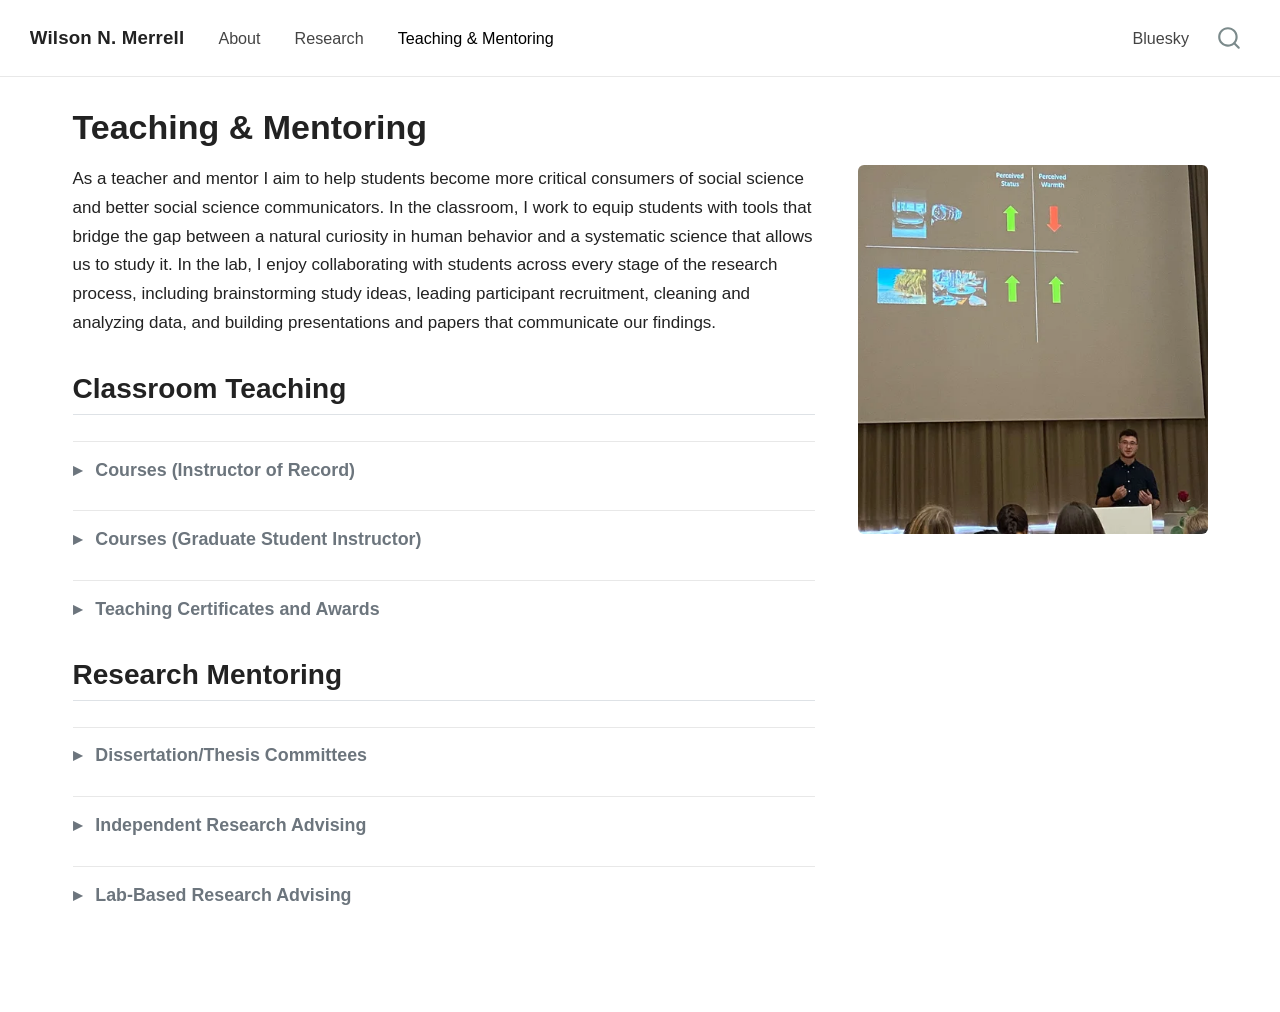
<file: teaching-mentoring.html>
<!DOCTYPE html>
<html xmlns="http://www.w3.org/1999/xhtml" lang="en" xml:lang="en"><head>

<meta charset="utf-8">
<meta name="generator" content="quarto-1.10.18">

<meta name="viewport" content="width=device-width, initial-scale=1.0, user-scalable=yes">


<title>Teaching &amp; Mentoring – Wilson N. Merrell</title>
<style>
/* Default styles provided by pandoc.
** See https://pandoc.org/MANUAL.html#variables-for-html for config info.
*/
span.smallcaps{font-variant: small-caps;}
div.columns{display: flex; gap: 1.5em;}
div.column{flex: auto;}
@media screen {
div.columns{gap: min(4vw, 1.5em);}
div.column{overflow-x: auto;}
}
div.hanging-indent{margin-left: 1.5em; text-indent: -1.5em;}
ul.task-list{list-style: none;}
ul.task-list li input[type="checkbox"] {
  width: 0.8em;
  margin: 0 0.8em 0.2em -1em; /* quarto-specific, see https://github.com/quarto-dev/quarto-cli/issues/4556 */ 
  vertical-align: middle;
}
</style>


<script src="site_libs/quarto-nav/quarto-nav.js"></script>
<script src="site_libs/quarto-nav/headroom.min.js"></script>
<script src="site_libs/clipboard/clipboard.min.js"></script>
<script src="site_libs/quarto-search/autocomplete.umd.js"></script>
<script src="site_libs/quarto-search/fuse.min.js"></script>
<script src="site_libs/quarto-search/quarto-search.js"></script>
<meta name="quarto:offset" content="./">
<script src="site_libs/quarto-html/quarto.js" type="module"></script>
<script src="site_libs/quarto-html/tabsets/tabsets.js" type="module"></script>
<script src="site_libs/quarto-html/popper.min.js"></script>
<script src="site_libs/quarto-html/tippy.umd.min.js"></script>
<script src="site_libs/quarto-html/anchor.min.js"></script>
<link href="site_libs/quarto-html/tippy.css" rel="stylesheet">
<link href="site_libs/quarto-html/quarto-syntax-highlighting-64a204ab8560d761af7679ceaba22944.css" rel="stylesheet" id="quarto-text-highlighting-styles">
<script src="site_libs/bootstrap/bootstrap.min.js"></script>
<link href="site_libs/bootstrap/bootstrap-icons.css" rel="stylesheet">
<link href="site_libs/bootstrap/bootstrap-577b3d79ed3626f26be9249353b20677.min.css" rel="stylesheet" append-hash="true" id="quarto-bootstrap" data-mode="light">
<script id="quarto-search-options" type="application/json">{
  "location": "navbar",
  "copy-button": false,
  "collapse-after": 3,
  "panel-placement": "end",
  "type": "overlay",
  "limit": 50,
  "keyboard-shortcut": [
    "f",
    "/",
    "s"
  ],
  "show-item-context": false,
  "language": {
    "search-no-results-text": "No results",
    "search-matching-documents-text": "matching documents",
    "search-copy-link-title": "Copy link to search",
    "search-hide-matches-text": "Hide additional matches",
    "search-more-match-text": "more match in this document",
    "search-more-matches-text": "more matches in this document",
    "search-clear-button-title": "Clear",
    "search-text-placeholder": "",
    "search-detached-cancel-button-title": "Cancel",
    "search-submit-button-title": "Submit",
    "search-label": "Search"
  }
}</script>


<link rel="stylesheet" href="styles.css">
</head>

<body class="nav-fixed quarto-light">

<div id="quarto-search-results"></div>
  <header id="quarto-header" class="headroom fixed-top">
    <nav class="navbar navbar-expand-lg " data-bs-theme="dark">
      <div class="navbar-container container-fluid">
      <div class="navbar-brand-container mx-auto">
    <a class="navbar-brand" href="./index.html">
    <span class="navbar-title">Wilson N. Merrell</span>
    </a>
  </div>
            <div id="quarto-search" class="" title="Search"></div>
          <button class="navbar-toggler" type="button" data-bs-toggle="collapse" data-bs-target="#navbarCollapse" aria-controls="navbarCollapse" role="menu" aria-expanded="false" aria-label="Toggle navigation" onclick="if (window.quartoToggleHeadroom) { window.quartoToggleHeadroom(); }">
  <span class="navbar-toggler-icon"></span>
</button>
          <div class="collapse navbar-collapse" id="navbarCollapse">
            <ul class="navbar-nav navbar-nav-scroll me-auto">
  <li class="nav-item">
    <a class="nav-link" href="./index.html"> 
<span class="menu-text">About</span></a>
  </li>  
  <li class="nav-item">
    <a class="nav-link" href="./research.html"> 
<span class="menu-text">Research</span></a>
  </li>  
  <li class="nav-item">
    <a class="nav-link active" href="./teaching-mentoring.html" aria-current="page"> 
<span class="menu-text">Teaching &amp; Mentoring</span></a>
  </li>  
</ul>
            <ul class="navbar-nav navbar-nav-scroll ms-auto">
  <li class="nav-item">
    <a class="nav-link" href="https://bsky.app/profile/wilsonmerrell.bsky.social"> 
<span class="menu-text">Bluesky</span></a>
  </li>  
</ul>
          </div> <!-- /navcollapse -->
            <div class="quarto-navbar-tools">
</div>
      </div> <!-- /container-fluid -->
    </nav>
</header>
<!-- content -->
<div id="quarto-content" class="quarto-container page-columns page-rows-contents page-layout-full page-navbar">
<!-- sidebar -->
<!-- margin-sidebar -->
    
<!-- main -->
<main class="content column-page" id="quarto-document-content">

<header id="title-block-header" class="quarto-title-block default">
<div class="quarto-title">
<h1 class="title">Teaching &amp; Mentoring</h1>
</div>



<div class="quarto-title-meta column-page">

    
  
    
  </div>
  


</header>


<div class="teaching-layout">
<div class="teaching-main">
<p>As a teacher and mentor I aim to help students become more critical consumers of social science and better social science communicators. In the classroom, I work to equip students with tools that bridge the gap between a natural curiosity in human behavior and a systematic science that allows us to study it. In the lab, I enjoy collaborating with students across every stage of the research process, including brainstorming study ideas, leading participant recruitment, cleaning and analyzing data, and building presentations and papers that communicate our findings.</p>
<section id="classroom-teaching" class="level2">
<h2 class="anchored" data-anchor-id="classroom-teaching">Classroom Teaching</h2>
<details>
<summary>
Courses (Instructor of Record)
</summary>
<p><strong>Promoting Change through Social Psychology</strong> — MA seminar, University of Oslo (Global Mobility, Inclusion, and Diversity in Society program); co-taught with Dr.&nbsp;Thomas Schubert and Dr.&nbsp;Charles Samuelson [Spring 2025; no student evaluations]</p>
<p><strong>The Social Psychology of Inequality: Groups, Hierarchies, and Discrimination</strong> — BA seminar, Aarhus University Department of Psychology; co-taught with Dr.&nbsp;Lei Fan [Spring 2025; median instructor evaluation: 4.9/5.0]</p>
<p><strong>Separating Fact from Fiction in Psychological Science</strong> — First-year BA writing-intensive seminar developed at the University of Michigan’s Sweetland Center for Writing. [<a href="https://drive.google.com/">Syllabus</a>] [<a href="https://drive.google.com/">Assignments</a>] [Fall 2021; median evaluation: 5.0/5.0]</p>
</details>
<details>
<summary>
Courses (Graduate Student Instructor)
</summary>
<p><strong>Research Methods in Psychology</strong> (Lab instructor) — Winter 2020 &amp; Fall 2020, taught two lab sections per semester [median evaluation: 4.9/5.0]</p>
<p>Co-created three critical pedagogy modules with Nadia Vossoughi and Colin Seifert; presented at the Society for Personality and Social Psychology conference (2021). [<a href="https://osf.io/">Modules (OSF)</a>] [<a href="https://osf.io/">SPSP presentation (OSF)</a>]</p>
<p><strong>Introduction to Social Psychology</strong> (Section instructor) — Winter 2019 &amp; Fall 2019, taught three discussion sections per semester [median evaluation: 4.9/5.0]</p>
<p><strong>Introduction to Psychology</strong> (Graduate Student Instructor) — Winter 2021 [no student evaluations]</p>
</details>
<details>
<summary>
Teaching Certificates and Awards
</summary>
<p><strong>Graduate Teacher Certificate</strong> (2024), University of Michigan</p>
<p><strong>Provost’s Teaching Innovation Prize</strong> (2021), University of Michigan — annually recognizes the most innovative pedagogical projects across the University; awarded for “Inclusive Teaching in Research Methods Courses”</p>
</details>
</section>
<section id="research-mentoring" class="level2">
<h2 class="anchored" data-anchor-id="research-mentoring">Research Mentoring</h2>
<details>
<summary>
Dissertation/Thesis Committees
</summary>
<p>External examiner, Rikke Haudrum Rasmussen, Doctoral Dissertation Pre-Defense, Department of Sociology, University of Copenhagen (2026)</p>
</details>
<details>
<summary>
Independent Research Advising
</summary>
<ul>
<li><strong>Ariella Kushner</strong> (2021–2022): Infectious disease concealment research; honors thesis co-advised with Dr.&nbsp;Josh Ackerman — “To sneeze or not to sneeze: The interpersonal consequences of infectious disease concealment”</li>
<li><strong>Ariella Kushner</strong> (2020): Directed advanced research on social harm and infectious disease concealment</li>
<li><strong>William Gonzalez</strong> (2021): Directed advanced research on lay beliefs about scent and social class</li>
</ul>
</details>
<details>
<summary>
Lab-Based Research Advising
</summary>
<p><strong>Evolutionary Social Psychology Lab</strong> (Dr.&nbsp;Josh Ackerman, University of Michigan): Haley Henry, Cara Jhang, Jian Sun, Tessa Woryk, Caitlin Hoyng, Julia Salamango (2019); Ariella Kushner, Emmaleigh Krause, Lily Jankowiak (2020); Rachel Annex, William Gonzalez (Winter 2022); Yat Sum Leung, Dylan Selkin, Victoria Treder (Fall 2022); Arin Hirsch, Caitlin Fagel (Winter 2023)</p>
<p><strong>Mind in Society Lab</strong> (Dr.&nbsp;Nick Camp, University of Michigan): Lee Hickman, Samantha Cole, Yi (Bella) Jin, Manjiang Shen (2022)</p>
</details>
</section>
</div>
<div class="teaching-photo-col">
<p><img src="images/image.png" class="img-fluid"></p>
</div>
</div>



</main> <!-- /main -->
<script id="quarto-html-after-body" type="application/javascript">
  window.document.addEventListener("DOMContentLoaded", function (event) {
    const icon = "";
    const anchorJS = new window.AnchorJS();
    anchorJS.options = {
      placement: 'right',
      icon: icon
    };
    anchorJS.add('.anchored');
    const isCodeAnnotation = (el) => {
      for (const clz of el.classList) {
        if (clz.startsWith('code-annotation-')) {                     
          return true;
        }
      }
      return false;
    }
    const onCopySuccess = function(e) {
      // button target
      const button = e.trigger;
      // don't keep focus
      button.blur();
      // flash "checked"
      button.classList.add('code-copy-button-checked');
      var currentTitle = button.getAttribute("title");
      button.setAttribute("title", "Copied!");
      let tooltip;
      if (window.bootstrap) {
        button.setAttribute("data-bs-toggle", "tooltip");
        button.setAttribute("data-bs-placement", "left");
        button.setAttribute("data-bs-title", "Copied!");
        tooltip = new bootstrap.Tooltip(button, 
          { trigger: "manual", 
            customClass: "code-copy-button-tooltip",
            offset: [0, -8]});
        tooltip.show();    
      }
      setTimeout(function() {
        if (tooltip) {
          tooltip.hide();
          button.removeAttribute("data-bs-title");
          button.removeAttribute("data-bs-toggle");
          button.removeAttribute("data-bs-placement");
        }
        button.setAttribute("title", currentTitle);
        button.classList.remove('code-copy-button-checked');
      }, 1000);
      // clear code selection
      e.clearSelection();
    }
    const getTextToCopy = function(trigger) {
      const outerScaffold = trigger.parentElement.cloneNode(true);
      const codeEl = outerScaffold.querySelector('code');
      for (const childEl of codeEl.children) {
        if (isCodeAnnotation(childEl)) {
          childEl.remove();
        }
      }
      return codeEl.innerText;
    }
    const clipboard = new window.ClipboardJS('.code-copy-button:not([data-in-quarto-modal])', {
      text: getTextToCopy
    });
    clipboard.on('success', onCopySuccess);
    if (window.document.getElementById('quarto-embedded-source-code-modal')) {
      const clipboardModal = new window.ClipboardJS('.code-copy-button[data-in-quarto-modal]', {
        text: getTextToCopy,
        container: window.document.getElementById('quarto-embedded-source-code-modal')
      });
      clipboardModal.on('success', onCopySuccess);
    }
      var localhostRegex = new RegExp(/^(?:http|https):\/\/localhost\:?[0-9]*\//);
      var mailtoRegex = new RegExp(/^mailto:/);
        var filterRegex = new RegExp("https:\/\/wnmerrell\.github\.io\/personal-website\/");
      var isInternal = (href) => {
          return filterRegex.test(href) || localhostRegex.test(href) || mailtoRegex.test(href);
      }
      // Inspect non-navigation links and adorn them if external
     var links = window.document.querySelectorAll('a[href]:not(.nav-link):not(.navbar-brand):not(.toc-action):not(.sidebar-link):not(.sidebar-item-toggle):not(.pagination-link):not(.no-external):not([aria-hidden]):not(.dropdown-item):not(.quarto-navigation-tool):not(.about-link)');
      for (var i=0; i<links.length; i++) {
        const link = links[i];
        if (!isInternal(link.href)) {
          // undo the damage that might have been done by quarto-nav.js in the case of
          // links that we want to consider external
          if (link.dataset.originalHref !== undefined) {
            link.href = link.dataset.originalHref;
          }
        }
      }
    function tippyHover(el, contentFn, onTriggerFn, onUntriggerFn) {
      const config = {
        allowHTML: true,
        maxWidth: 500,
        delay: 100,
        arrow: false,
        appendTo: function(el) {
            return el.parentElement;
        },
        interactive: true,
        interactiveBorder: 10,
        theme: 'quarto',
        placement: 'bottom-start',
      };
      if (contentFn) {
        config.content = contentFn;
      }
      if (onTriggerFn) {
        config.onTrigger = onTriggerFn;
      }
      if (onUntriggerFn) {
        config.onUntrigger = onUntriggerFn;
      }
      window.tippy(el, config); 
    }
    const noterefs = window.document.querySelectorAll('a[role="doc-noteref"]');
    for (var i=0; i<noterefs.length; i++) {
      const ref = noterefs[i];
      tippyHover(ref, function() {
        // use id or data attribute instead here
        let href = ref.getAttribute('data-footnote-href') || ref.getAttribute('href');
        try { href = new URL(href).hash; } catch {}
        const id = href.replace(/^#\/?/, "");
        const note = window.document.getElementById(id);
        if (note) {
          return note.innerHTML;
        } else {
          return "";
        }
      });
    }
    const xrefs = window.document.querySelectorAll('a.quarto-xref');
    const processXRef = (id, note) => {
      // Strip column container classes
      const stripColumnClz = (el) => {
        el.classList.remove("page-full", "page-columns");
        if (el.children) {
          for (const child of el.children) {
            stripColumnClz(child);
          }
        }
      }
      stripColumnClz(note)
      if (id === null || id.startsWith('sec-')) {
        // Special case sections, only their first couple elements
        const container = document.createElement("div");
        if (note.children && note.children.length > 2) {
          container.appendChild(note.children[0].cloneNode(true));
          for (let i = 1; i < note.children.length; i++) {
            const child = note.children[i];
            if (child.tagName === "P" && child.innerText === "") {
              continue;
            } else {
              container.appendChild(child.cloneNode(true));
              break;
            }
          }
          if (window.Quarto?.typesetMath) {
            window.Quarto.typesetMath(container);
          }
          return container.innerHTML
        } else {
          if (window.Quarto?.typesetMath) {
            window.Quarto.typesetMath(note);
          }
          return note.innerHTML;
        }
      } else {
        // Remove any anchor links if they are present
        const anchorLink = note.querySelector('a.anchorjs-link');
        if (anchorLink) {
          anchorLink.remove();
        }
        if (window.Quarto?.typesetMath) {
          window.Quarto.typesetMath(note);
        }
        if (note.classList.contains("callout")) {
          return note.outerHTML;
        } else {
          return note.innerHTML;
        }
      }
    }
    for (var i=0; i<xrefs.length; i++) {
      const xref = xrefs[i];
      tippyHover(xref, undefined, function(instance) {
        instance.disable();
        let url = xref.getAttribute('href');
        let hash = undefined; 
        if (url.startsWith('#')) {
          hash = url;
        } else {
          try { hash = new URL(url).hash; } catch {}
        }
        if (hash) {
          const id = hash.replace(/^#\/?/, "");
          const note = window.document.getElementById(id);
          if (note !== null) {
            try {
              const html = processXRef(id, note.cloneNode(true));
              instance.setContent(html);
            } finally {
              instance.enable();
              instance.show();
            }
          } else {
            // See if we can fetch this
            fetch(url.split('#')[0])
            .then(res => res.text())
            .then(html => {
              const parser = new DOMParser();
              const htmlDoc = parser.parseFromString(html, "text/html");
              const note = htmlDoc.getElementById(id);
              if (note !== null) {
                const html = processXRef(id, note);
                instance.setContent(html);
              } 
            }).finally(() => {
              instance.enable();
              instance.show();
            });
          }
        } else {
          // See if we can fetch a full url (with no hash to target)
          // This is a special case and we should probably do some content thinning / targeting
          fetch(url)
          .then(res => res.text())
          .then(html => {
            const parser = new DOMParser();
            const htmlDoc = parser.parseFromString(html, "text/html");
            const note = htmlDoc.querySelector('main.content');
            if (note !== null) {
              // This should only happen for chapter cross references
              // (since there is no id in the URL)
              // remove the first header
              if (note.children.length > 0 && note.children[0].tagName === "HEADER") {
                note.children[0].remove();
              }
              const html = processXRef(null, note);
              instance.setContent(html);
            } 
          }).finally(() => {
            instance.enable();
            instance.show();
          });
        }
      }, function(instance) {
      });
    }
        let selectedAnnoteEl;
        const selectorForAnnotation = ( cell, annotation) => {
          let cellAttr = 'data-code-cell="' + cell + '"';
          let lineAttr = 'data-code-annotation="' +  annotation + '"';
          const selector = 'span[' + cellAttr + '][' + lineAttr + ']';
          return selector;
        }
        const selectCodeLines = (annoteEl) => {
          const doc = window.document;
          const targetCell = annoteEl.getAttribute("data-target-cell");
          const targetAnnotation = annoteEl.getAttribute("data-target-annotation");
          const annoteSpan = window.document.querySelector(selectorForAnnotation(targetCell, targetAnnotation));
          const lines = annoteSpan.getAttribute("data-code-lines").split(",");
          const lineIds = lines.map((line) => {
            return targetCell + "-" + line;
          })
          let top = null;
          let height = null;
          let parent = null;
          if (lineIds.length > 0) {
              //compute the position of the single el (top and bottom and make a div)
              const el = window.document.getElementById(lineIds[0]);
              top = el.offsetTop;
              height = el.offsetHeight;
              parent = el.parentElement.parentElement;
            if (lineIds.length > 1) {
              const lastEl = window.document.getElementById(lineIds[lineIds.length - 1]);
              const bottom = lastEl.offsetTop + lastEl.offsetHeight;
              height = bottom - top;
            }
            if (top !== null && height !== null && parent !== null) {
              // cook up a div (if necessary) and position it 
              let div = window.document.getElementById("code-annotation-line-highlight");
              if (div === null) {
                div = window.document.createElement("div");
                div.setAttribute("id", "code-annotation-line-highlight");
                div.style.position = 'absolute';
                parent.appendChild(div);
              }
              div.style.top = top - 2 + "px";
              div.style.height = height + 4 + "px";
              div.style.left = 0;
              let gutterDiv = window.document.getElementById("code-annotation-line-highlight-gutter");
              if (gutterDiv === null) {
                gutterDiv = window.document.createElement("div");
                gutterDiv.setAttribute("id", "code-annotation-line-highlight-gutter");
                gutterDiv.style.position = 'absolute';
                const codeCell = window.document.getElementById(targetCell);
                const gutter = codeCell.querySelector('.code-annotation-gutter');
                gutter.appendChild(gutterDiv);
              }
              gutterDiv.style.top = top - 2 + "px";
              gutterDiv.style.height = height + 4 + "px";
            }
            selectedAnnoteEl = annoteEl;
          }
        };
        const unselectCodeLines = () => {
          const elementsIds = ["code-annotation-line-highlight", "code-annotation-line-highlight-gutter"];
          elementsIds.forEach((elId) => {
            const div = window.document.getElementById(elId);
            if (div) {
              div.remove();
            }
          });
          selectedAnnoteEl = undefined;
        };
          // Handle positioning of the toggle
      window.addEventListener(
        "resize",
        throttle(() => {
          elRect = undefined;
          if (selectedAnnoteEl) {
            selectCodeLines(selectedAnnoteEl);
          }
        }, 10)
      );
      function throttle(fn, ms) {
      let throttle = false;
      let timer;
        return (...args) => {
          if(!throttle) { // first call gets through
              fn.apply(this, args);
              throttle = true;
          } else { // all the others get throttled
              if(timer) clearTimeout(timer); // cancel #2
              timer = setTimeout(() => {
                fn.apply(this, args);
                timer = throttle = false;
              }, ms);
          }
        };
      }
        // Attach click handler to the DT
        const annoteDls = window.document.querySelectorAll('dt[data-target-cell]');
        for (const annoteDlNode of annoteDls) {
          annoteDlNode.addEventListener('click', (event) => {
            const clickedEl = event.target;
            if (clickedEl !== selectedAnnoteEl) {
              unselectCodeLines();
              const activeEl = window.document.querySelector('dt[data-target-cell].code-annotation-active');
              if (activeEl) {
                activeEl.classList.remove('code-annotation-active');
              }
              selectCodeLines(clickedEl);
              clickedEl.classList.add('code-annotation-active');
            } else {
              // Unselect the line
              unselectCodeLines();
              clickedEl.classList.remove('code-annotation-active');
            }
          });
        }
    const findCites = (el) => {
      const parentEl = el.parentElement;
      if (parentEl) {
        const cites = parentEl.dataset.cites;
        if (cites) {
          return {
            el,
            cites: cites.split(' ')
          };
        } else {
          return findCites(el.parentElement)
        }
      } else {
        return undefined;
      }
    };
    var bibliorefs = window.document.querySelectorAll('a[role="doc-biblioref"]');
    for (var i=0; i<bibliorefs.length; i++) {
      const ref = bibliorefs[i];
      const citeInfo = findCites(ref);
      if (citeInfo) {
        tippyHover(citeInfo.el, function() {
          var popup = window.document.createElement('div');
          citeInfo.cites.forEach(function(cite) {
            var citeDiv = window.document.createElement('div');
            citeDiv.classList.add('hanging-indent');
            citeDiv.classList.add('csl-entry');
            var biblioDiv = window.document.getElementById('ref-' + cite);
            if (biblioDiv) {
              citeDiv.innerHTML = biblioDiv.innerHTML;
            }
            popup.appendChild(citeDiv);
          });
          return popup.innerHTML;
        });
      }
    }
  });
  </script>
</div> <!-- /content -->
<script type="text/javascript" src="https://d1bxh8uas1mnw7.cloudfront.net/assets/embed.js"></script>
<script data-goatcounter="https://wilsonmerrell.goatcounter.com/count" async="" src="//gc.zgo.at/count.js"></script>




</body></html>
</file>
<file: site_libs/quarto-html/tippy.css>
.tippy-box[data-animation=fade][data-state=hidden]{opacity:0}[data-tippy-root]{max-width:calc(100vw - 10px)}.tippy-box{position:relative;background-color:#333;color:#fff;border-radius:4px;font-size:14px;line-height:1.4;white-space:normal;outline:0;transition-property:transform,visibility,opacity}.tippy-box[data-placement^=top]>.tippy-arrow{bottom:0}.tippy-box[data-placement^=top]>.tippy-arrow:before{bottom:-7px;left:0;border-width:8px 8px 0;border-top-color:initial;transform-origin:center top}.tippy-box[data-placement^=bottom]>.tippy-arrow{top:0}.tippy-box[data-placement^=bottom]>.tippy-arrow:before{top:-7px;left:0;border-width:0 8px 8px;border-bottom-color:initial;transform-origin:center bottom}.tippy-box[data-placement^=left]>.tippy-arrow{right:0}.tippy-box[data-placement^=left]>.tippy-arrow:before{border-width:8px 0 8px 8px;border-left-color:initial;right:-7px;transform-origin:center left}.tippy-box[data-placement^=right]>.tippy-arrow{left:0}.tippy-box[data-placement^=right]>.tippy-arrow:before{left:-7px;border-width:8px 8px 8px 0;border-right-color:initial;transform-origin:center right}.tippy-box[data-inertia][data-state=visible]{transition-timing-function:cubic-bezier(.54,1.5,.38,1.11)}.tippy-arrow{width:16px;height:16px;color:#333}.tippy-arrow:before{content:"";position:absolute;border-color:transparent;border-style:solid}.tippy-content{position:relative;padding:5px 9px;z-index:1}
</file>
<file: site_libs/quarto-html/quarto-syntax-highlighting-64a204ab8560d761af7679ceaba22944.css>
/* quarto syntax highlight colors */
:root {
  --quarto-hl-ot-color: #003B4F;
  --quarto-hl-at-color: #657422;
  --quarto-hl-ss-color: #20794D;
  --quarto-hl-an-color: #5E5E5E;
  --quarto-hl-fu-color: #4758AB;
  --quarto-hl-st-color: #20794D;
  --quarto-hl-cf-color: #003B4F;
  --quarto-hl-op-color: #5E5E5E;
  --quarto-hl-er-color: #AD0000;
  --quarto-hl-bn-color: #AD0000;
  --quarto-hl-al-color: #AD0000;
  --quarto-hl-va-color: #111111;
  --quarto-hl-bu-color: inherit;
  --quarto-hl-ex-color: inherit;
  --quarto-hl-pp-color: #AD0000;
  --quarto-hl-in-color: #5E5E5E;
  --quarto-hl-vs-color: #20794D;
  --quarto-hl-wa-color: #5E5E5E;
  --quarto-hl-do-color: #5E5E5E;
  --quarto-hl-im-color: #00769E;
  --quarto-hl-ch-color: #20794D;
  --quarto-hl-dt-color: #AD0000;
  --quarto-hl-fl-color: #AD0000;
  --quarto-hl-co-color: #5E5E5E;
  --quarto-hl-cv-color: #5E5E5E;
  --quarto-hl-cn-color: #8f5902;
  --quarto-hl-sc-color: #5E5E5E;
  --quarto-hl-dv-color: #AD0000;
  --quarto-hl-kw-color: #003B4F;
}

/* other quarto variables */
:root {
  --quarto-font-monospace: SFMono-Regular, Menlo, Monaco, Consolas, "Liberation Mono", "Courier New", monospace;
}

/* syntax highlight based on Pandoc's rules */
pre > code.sourceCode > span {
  color: #003B4F;
}

code.sourceCode > span {
  color: #003B4F;
}

div.sourceCode,
div.sourceCode pre.sourceCode {
  color: #003B4F;
}

/* Normal */
code span {
  color: #003B4F;
}

/* Alert */
code span.al {
  color: #AD0000;
  font-style: inherit;
}

/* Annotation */
code span.an {
  color: #5E5E5E;
  font-style: inherit;
}

/* Attribute */
code span.at {
  color: #657422;
  font-style: inherit;
}

/* BaseN */
code span.bn {
  color: #AD0000;
  font-style: inherit;
}

/* BuiltIn */
code span.bu {
  font-style: inherit;
}

/* ControlFlow */
code span.cf {
  color: #003B4F;
  font-weight: bold;
  font-style: inherit;
}

/* Char */
code span.ch {
  color: #20794D;
  font-style: inherit;
}

/* Constant */
code span.cn {
  color: #8f5902;
  font-style: inherit;
}

/* Comment */
code span.co {
  color: #5E5E5E;
  font-style: inherit;
}

/* CommentVar */
code span.cv {
  color: #5E5E5E;
  font-style: italic;
}

/* Documentation */
code span.do {
  color: #5E5E5E;
  font-style: italic;
}

/* DataType */
code span.dt {
  color: #AD0000;
  font-style: inherit;
}

/* DecVal */
code span.dv {
  color: #AD0000;
  font-style: inherit;
}

/* Error */
code span.er {
  color: #AD0000;
  font-style: inherit;
}

/* Extension */
code span.ex {
  font-style: inherit;
}

/* Float */
code span.fl {
  color: #AD0000;
  font-style: inherit;
}

/* Function */
code span.fu {
  color: #4758AB;
  font-style: inherit;
}

/* Import */
code span.im {
  color: #00769E;
  font-style: inherit;
}

/* Information */
code span.in {
  color: #5E5E5E;
  font-style: inherit;
}

/* Keyword */
code span.kw {
  color: #003B4F;
  font-weight: bold;
  font-style: inherit;
}

/* Operator */
code span.op {
  color: #5E5E5E;
  font-style: inherit;
}

/* Other */
code span.ot {
  color: #003B4F;
  font-style: inherit;
}

/* Preprocessor */
code span.pp {
  color: #AD0000;
  font-style: inherit;
}

/* SpecialChar */
code span.sc {
  color: #5E5E5E;
  font-style: inherit;
}

/* SpecialString */
code span.ss {
  color: #20794D;
  font-style: inherit;
}

/* String */
code span.st {
  color: #20794D;
  font-style: inherit;
}

/* Variable */
code span.va {
  color: #111111;
  font-style: inherit;
}

/* VerbatimString */
code span.vs {
  color: #20794D;
  font-style: inherit;
}

/* Warning */
code span.wa {
  color: #5E5E5E;
  font-style: italic;
}

.prevent-inlining {
  content: "</";
}

/*# sourceMappingURL=9d8d5bb603a83b8298b89080a598c93b.css.map */
</file>
<file: styles.css>
/* ─── Typography & Body ─────────────────────────────────────────── */
body {
  font-family: "Helvetica Neue", Helvetica, Arial, sans-serif;
  font-size: 1rem;
  line-height: 1.7;
  color: #222;
}

/* ─── Research-program accent colors ────────────────────────────── */
:root {
  --accent-hierarchy: #b5822e;
  --accent-disease: #2a7f7a;
}

.lead-in {
  font-weight: 700;
}

.lead-in.hierarchy {
  color: var(--accent-hierarchy);
}

.lead-in.disease {
  color: var(--accent-disease);
}

/* ─── At a Glance block ──────────────────────────────────────────── */
.at-a-glance {
  margin-top: 1.5rem;
  text-align: left;
}

.glance-label {
  font-size: 0.75rem;
  font-weight: 700;
  letter-spacing: 0.08em;
  text-transform: uppercase;
  color: #888;
  margin-bottom: 0.5rem;
}

.glance-line {
  display: block;
  font-size: 0.82rem;
  font-weight: 600;
  line-height: 1.4;
  margin: 0.4rem 0;
}

.glance-line.hierarchy {
  color: var(--accent-hierarchy);
}

.glance-line.disease {
  color: var(--accent-disease);
}

.glance-line.pedagogy {
  color: #444;
}

/* ─── Navbar ────────────────────────────────────────────────────── */
.navbar {
  border-bottom: 1px solid #e8e8e8;
  padding: 1rem 1.5rem;
}

.navbar-brand {
  font-weight: 600;
  font-size: 1.1rem;
  letter-spacing: 0.01em;
  color: #222 !important;
}

.navbar-nav .nav-link {
  color: #444 !important;
  font-size: 0.95rem;
  padding: 0 1rem !important;
}

.navbar-nav .nav-link:hover,
.navbar-nav .nav-link.active {
  color: #000 !important;
}

/* ─── About / Home page (trestles template) ─────────────────────── */
#quarto-content .about-entity .about-image {
  border-radius: 6px;
  max-width: 100%;
  object-fit: cover;
}

.about-entity .about-links {
  margin-top: 1rem;
}

.about-link {
  border: 1px solid #ccc;
  color: #333 !important;
  border-radius: 4px;
  font-size: 0.875rem;
}

.about-link:hover {
  background-color: #f5f5f5;
  border-color: #999;
}

/* ─── Research page two-column layout ───────────────────────────── */
.research-columns {
  display: grid;
  grid-template-columns: repeat(auto-fit, minmax(340px, 1fr));
  gap: 4rem;
  align-items: start;
}

@media (min-width: 768px) {
  .research-column + .research-column {
    border-left: 1px solid #d8d8d8;
    padding-left: 2.5rem;
  }
}

.research-column {
  border-top: 3px solid transparent;
  padding-top: 1.25rem;
}

.research-column.hierarchy {
  border-top-color: var(--accent-hierarchy);
}

.research-column.disease {
  border-top-color: var(--accent-disease);
}

.research-column.hierarchy h2 {
  color: var(--accent-hierarchy);
}

.research-column.disease h2 {
  color: var(--accent-disease);
}

.research-column.hierarchy details summary::before {
  color: var(--accent-hierarchy);
}

.research-column.disease details summary::before {
  color: var(--accent-disease);
}

/* ─── Teaching page layout ───────────────────────────────────────── */
.teaching-layout {
  display: grid;
  grid-template-columns: 1fr 350px;
  gap: 2.5rem;
  align-items: start;
}

.teaching-photo-col img {
  width: 100%;
  border-radius: 6px;
  display: block;
  position: sticky;
  top: 1.5rem;
}

@media (max-width: 767px) {
  .teaching-layout {
    grid-template-columns: 1fr;
  }

  .teaching-photo-col {
    max-width: 350px;
  }
}

/* ─── Research page banners ─────────────────────────────────────── */
.research-banner {
  width: 100%;
  max-width: 420px;
  height: 200px;
  object-fit: cover;
  border-radius: 6px;
  display: block;
  margin-bottom: 1rem;
}

/* ─── Publication lists ─────────────────────────────────────────── */
.quarto-title-block {
  margin-bottom: 1.5rem;
}

p + p {
  margin-top: 0.25rem;
}

/* ─── General link colors ────────────────────────────────────────── */
a {
  color: #2780e3;
}

a:hover {
  color: #1a5fad;
}

/* ─── Horizontal rules ──────────────────────────────────────────── */
hr {
  border: none;
  border-top: 1px solid #e8e8e8;
  margin: 2rem 0;
}

/* ─── Collapsible publication sections ──────────────────────────── */
details {
  margin: 1.5rem 0;
  border-top: 1px solid #e8e8e8;
  padding-top: 0.75rem;
}

details summary {
  cursor: pointer;
  font-weight: 600;
  font-size: 1.05rem;
  list-style: none;
}

details summary::-webkit-details-marker {
  display: none;
}

details summary::before {
  content: "▸";
  display: inline-block;
  width: 1em;
  transition: transform 0.15s ease;
}

details[open] summary::before {
  transform: rotate(90deg);
}

details summary ~ * {
  margin-top: 1rem;
}

/* ─── Publication entries with Altmetric badges ─────────────────── */
.pub-entry {
  display: flex;
  align-items: flex-start;
  justify-content: space-between;
  gap: 1.25rem;
  margin-bottom: 1.25rem;
}

.pub-entry .pub-citation {
  flex: 1;
}

.pub-entry .altmetric-embed {
  flex-shrink: 0;
  margin-top: 0.15rem;
}

/* ─── Footer ────────────────────────────────────────────────────── */
.nav-footer {
  border-top: 1px solid #e8e8e8;
  font-size: 0.8rem;
  color: #888;
}
</file>
